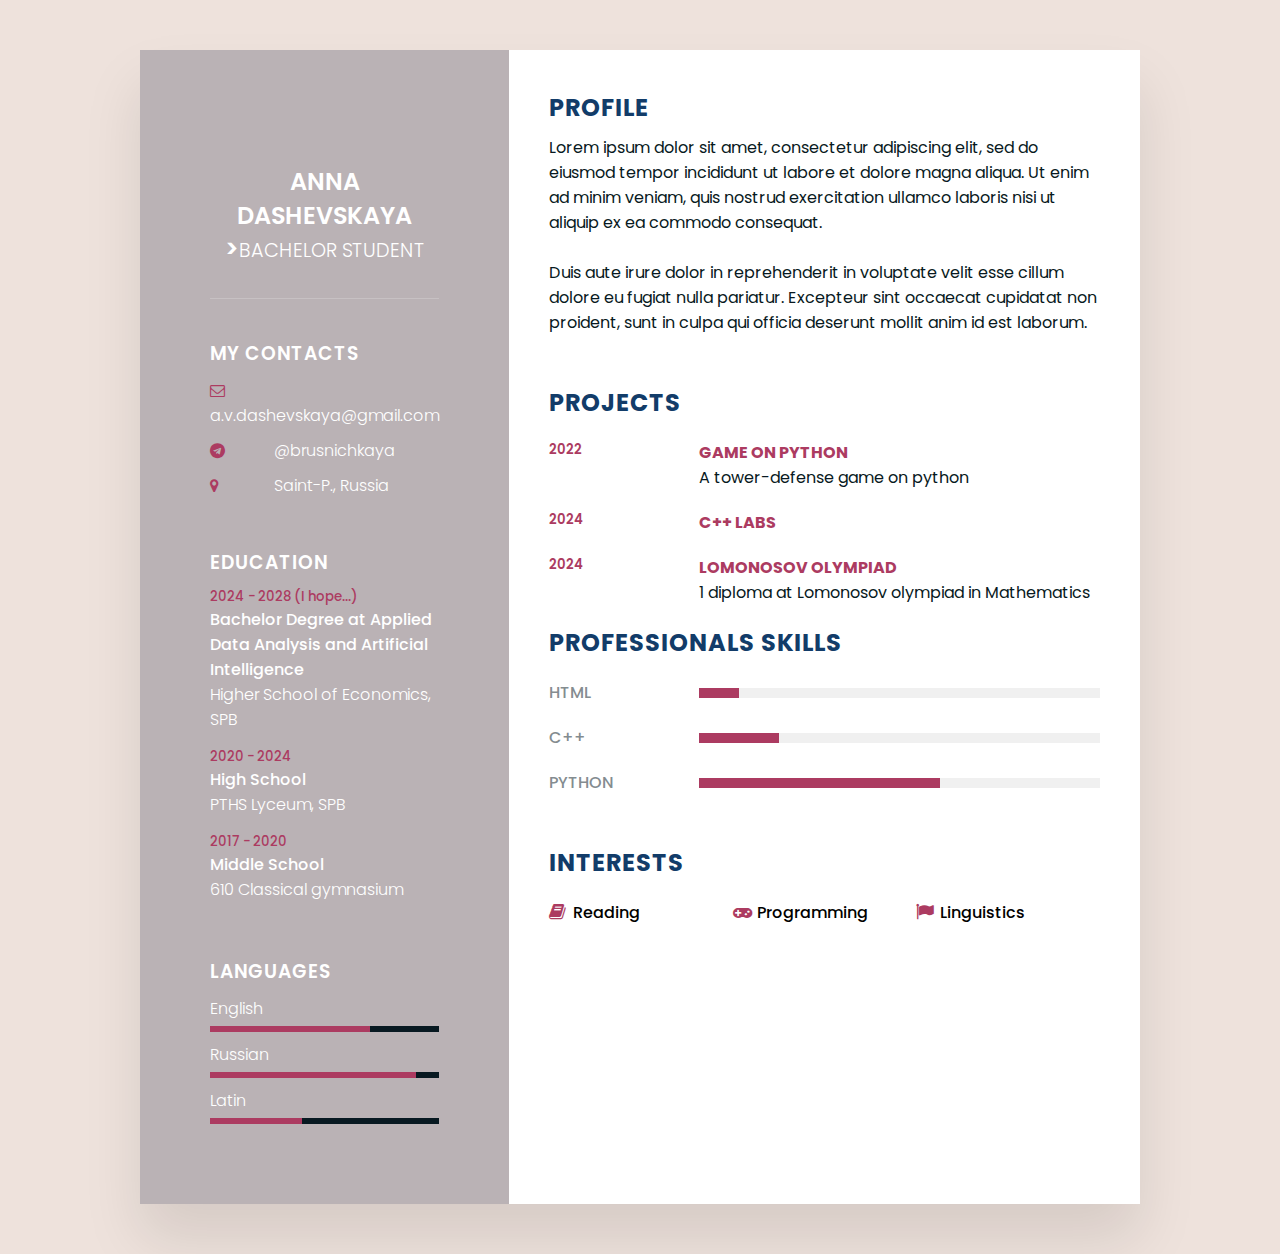
<file: index.html>
<!doctype html>
<html lang="en">
<head>
    <meta charset="UTF-8">
    <meta name="viewport"
          content="width=device-width, user-scalable=no, initial-scale=1.0, maximum-scale=1.0, minimum-scale=1.0">
    <meta http-equiv="X-UA-Compatible" content="ie=edge">
    <title>Responsive CV </title>
    <link rel="stylesheet" href="https://cdnjs.cloudflare.com/ajax/libs/font-awesome/4.7.0/css/font-awesome.css" integrity="sha512-5A8nwdMOWrSz20fDsjczgUidUBR8liPYU+WymTZP1lmY9G6Oc7HlZv156XqnsgNUzTyMefFTcsFH/tnJE/+xBg==" crossorigin="anonymous" referrerpolicy="no-referrer" />
    <link rel="stylesheet" type="text/css" href="style.css">
</head>
<body>
<div class="container">
    <div class="left_Side">
        <div class="profileText">
            <br>
            <h2>Anna Dashevskaya <br>><span>Bachelor Student</span> </h2>
        </div>

        <div class="contactInfo">
            <h3 class="title">My Contacts</h3>
            <ul>
                <li>
                    <span class="icon"><i class="fa fa-envelope-o" aria-hidden="true"></i></span>
                    <span class="text">a.v.dashevskaya@gmail.com</span>
                </li>
                <li>
                    <span class="icon"><i class="fa fa-telegram" aria-hidden="true"></i></span>
                    <a href="https://t.me/brusnichkaya" class="telegram-link"><span class="text">@brusnichkaya</span></a>
                  
                </li>
                <li>
                    <span class="icon"><i class="fa fa-map-marker" aria-hidden="true"></i></span>
                    <span class="text">Saint-P., Russia</span>
                </li>
            </ul>
        </div>
        <div class="contactInfo education">
            <h3 class="title">Education</h3>
            <ul>
                <li>
                    <h5>2024 - 2028 (I hope...)</h5>
                    <h4>Bachelor Degree at Applied Data Analysis and Artificial Intelligence</h4>
                    <h4>Higher School of Economics, SPB</h4>
                </li>
                <li>
                    <h5>2020 - 2024</h5>
                    <h4>High School</h4>
                    <h4>PTHS Lyceum, SPB</h4>
                </li>
                <li>
                    <h5>2017 - 2020</h5>
                    <h4>Middle School</h4>
                    <h4>610 Classical gymnasium</h4>
                </li>
            </ul>
        </div>
        <div class="contactInfo language">
            <h3 class="title">Languages</h3>
            <ul>
                <li>
                    <span class="text">English</span>
                    <span class="percent">
                        <div class="englishw70" "></div>
                    </span>
                </li>
            </ul>
            <ul>
                <li>
                    <span class="text">Russian</span>
                    <span class="percent">
                        <div class="russianw90"></div>
                    </span>
                </li>
            </ul>
            <ul>
                <li>
                    <span class="text">Latin</span>
                    <span class="percent">
                        <div class="latinw30"></div>
                    </span>
                </li>
            </ul>
        </div>
    </div>
    <div class="right_Side">
        <div class="about">
            <h2 class="title2">Profile</h2>
            <p>Lorem ipsum dolor sit amet, consectetur adipiscing elit, sed do eiusmod tempor incididunt ut labore et dolore magna aliqua. Ut enim ad minim veniam, quis nostrud exercitation ullamco laboris nisi ut aliquip ex ea commodo consequat.
                <br> <br>Duis aute irure dolor in reprehenderit in voluptate velit esse cillum dolore eu fugiat nulla pariatur. Excepteur sint occaecat cupidatat non proident, sunt in culpa qui officia deserunt mollit anim id est laborum.</p>
        </div>
        <div class="about">
            <h2 class="title2">Projects</h2>
            <div class="box">
                <div class="year_company">
                    <h5>2022</h5>
                </div>
                <div class="text">
                    <h4>Game on python</h4>
                    <p>A tower-defense game on python</p>
                </div>
            </div>
            <div class="box">
                <div class="year_company">
                    <h5>2024</h5>
                </div>
                <div class="text">
                    <h4>C++ labs</h4>
                    <p></p>
                </div>
            </div>
            <div class="box">
                <div class="year_company">
                    <h5>2024</h5>
                </div>
                <div class="text">
                    <h4>Lomonosov olympiad</h4>
                    <p>1 diploma at Lomonosov olympiad in Mathematics</p>
                </div>
            </div>   
        <div class="about skills">
            <h2 class="title2">Professionals skills</h2>
            <div class="box">
                <h4>HTML</h4>
                <div class="percent">
                    <div class="htmlws30"></div>
                </div>
            </div>
            <div class="box">
                <h4>C++</h4>
                <div class="percent">
                    <div class="cssws45"></div>
                </div>
            </div>
            <div class="box">
                <h4>Python</h4>
                <div class="percent">
                    <div class="ilws60"></div>
                </div>
            </div>
        </div>
        <div class="about interest">
            <h2 class="title2">Interests</h2>
            <ul>
                <li><i class="fa fa-book" aria-hidden="true"></i> Reading</li>
                <li><i class="fa fa-gamepad" aria-hidden="true"></i> Programming</li>
                <li><i class="fa fa-flag" aria-hidden="true"></i> Linguistics</li>
            </ul>
        </div>


    </div>
</div>
</body>
</html>
</file>
<file: style.css>
@import url("https://fonts.googleapis.com/css2?family=Poppins:wght@200;300;400;500;600;700;800;900&display=swap");
* {
  margin: 0;
  padding: 0;
  box-sizing: border-box;
  font-family: "Poppins", SansSerif;
}

body {
  background-color: #eee2dc;
  display: flex;
  justify-content: center;
  align-items: center;
  min-height: 100vh;
}
.container {
  position: relative;
  width: 100%;
  max-width: 1000px;
  min-height: 1000px;
  background-color: #eee2dc;
  margin: 50px;
  display: grid;
  grid-template-columns: 1fr 2fr;
  box-shadow: 0 35px 55px rgba(0, 0, 0, 0.1);
}
.container .left_Side {
  position: relative;
  background-color: #bab2b5;
  padding: 70px;
}
.profileText {
  position: relative;
  display: flex;
  flex-direction: column;
  align-items: center;
  padding-bottom: 30px;
  border-bottom: 1px solid rgba(255, 255, 255, 0.2);
}
.profileText .imgBx {
  position: relative;
  width: 200px;
  height: 200px;
  border-radius: 50%;
  overflow: hidden;
}
.profileText .imgBx img {
  position: absolute;
  top: 0;
  left: 0;
  width: 100%;
  height: 100%;
  object-fit: cover;
}
.photo {
  width: 100%;
  height: auto;
}
.profileText h2 {
  color: #fff;
  font-size: 1.5em;
  margin-top: 20px;
  text-transform: uppercase;
  text-align: center;
  font-weight: 600;
  line-height: 1.4em;
}
.profileText h2 span {
  font-size: 0.8em;
  font-weight: 300;
}
.contactInfo {
  padding-top: 40px;
}
.title {
  color: #fff;
  text-transform: uppercase;
  font-weight: 600;
  letter-spacing: 1px;
  margin-bottom: 10px;
}
.contactInfo ul {
  position: relative;
}
.contactInfo ul li {
  list-style: none;
  position: relative;
  margin: 10px 0;
  cursor: pointer;
}
.telegram-link {
color: fff;
text-decoration: none;
}
.contactInfo ul li .icon {
  display: inline-block;
  width: 60px;
  font-size: 15px;
  color: #ac3b61;
}
.contactInfo ul li span {
  color: #fff;
  font-weight: 300;
}
.contactInfo.education li {
  margin-bottom: 15px;
}
.contactInfo.education h5 {
  color: #ac3b61;
  font-weight: 500;
}
.contactInfo.education h4:nth-child(2) {
  color: #fff;
  font-weight: 500;
}
.contactInfo.education h4 {
  color: #fff;
  font-weight: 300;
}

.contactInfo.language .percent {
  position: relative;
  width: 100%;
  height: 6px;
  background-color: #081921;
  display: block;
  margin-top: 5px;
}
.contactInfo.language .percent div {
  position: relative;
  top: 0;
  left: 0;
  height: 100%;
  background-color: #ac3b61;
}
.container .right_Side {
  position: relative;
  background-color: #fff;
  padding: 40px;
}
.about {
  margin-bottom: 50px;
}
.about:last-child {
  margin-bottom: 0;
}
.title2 {
  color: #123c69;
  text-transform: uppercase;
  letter-spacing: 1px;
  margin-bottom: 10px;
}
p {
  color: #081921;
}
.about .box {
  display: flex;
  flex-direction: row;
  margin: 20px 0;
}
.about .box .year_company {
  min-width: 150px;
}
.about .box .year_company h5 {
  text-transform: uppercase;
  color: #ac3b61;
  font-weight: 600;
}
.about .box .text h4 {
  text-transform: uppercase;
  color: #ac3b61;
  font-size: 16px;
}
.skills .box {
  position: relative;
  width: 100%;
  display: grid;
  grid-template-columns: 150px 1fr;
  justify-content: center;
  align-items: center;
}
.skills .box h4 {
  text-transform: uppercase;
  color: #848c90;
  font-weight: 500;
}
.skills .box .percent {
  position: relative;
  width: 100%;
  height: 10px;
  background-color: #f0f0f0;
}
.skills .box .percent div {
  position: absolute;
  top: 0;
  left: 0;
  height: 100%;
  background-color: #ac3b61;
}
.interest ul {
  display: grid;
  grid-template-columns: repeat(3, 1fr);
}
.interest ul li {
  list-style: none;
  color: black;
  font-weight: 500;
  margin: 10px 0;
}
.interest ul li .fa {
  color: #ac3b61;
  font-size: 18px;
  width: 20px;
}
@media (max-width: 1000px) {
  .container {
    margin: 10px;
    grid-template-columns: repeat(1, 1fr);
  }
  .interest ul {
    grid-template-columns: repeat(1, 1fr);
  }
}
@media (max-width: 600px) {
  .about .box {
    flex-direction: column;
  }
  .about .box .year_company {
    margin-bottom: 5px;
  }
  .interest ul {
    grid-template-columns: repeat(1, 1fr);
  }
  .skills .box {
    grid-template-columns: repeat(1, 1fr);
  }
}
.englishw70 {
  width: 70%;
}
.russianw90 {
  width: 90%;
}
.latinw30 {
  width: 40%;
}
.htmlws30 {
  width: 10%;
}
.cssws45 {
  width: 20%;
}
.jsws70 {
  width: 70%;
}
.phws40 {
  width: 40%;
}
.ilws60 {
  width: 60%;
}
</file>
